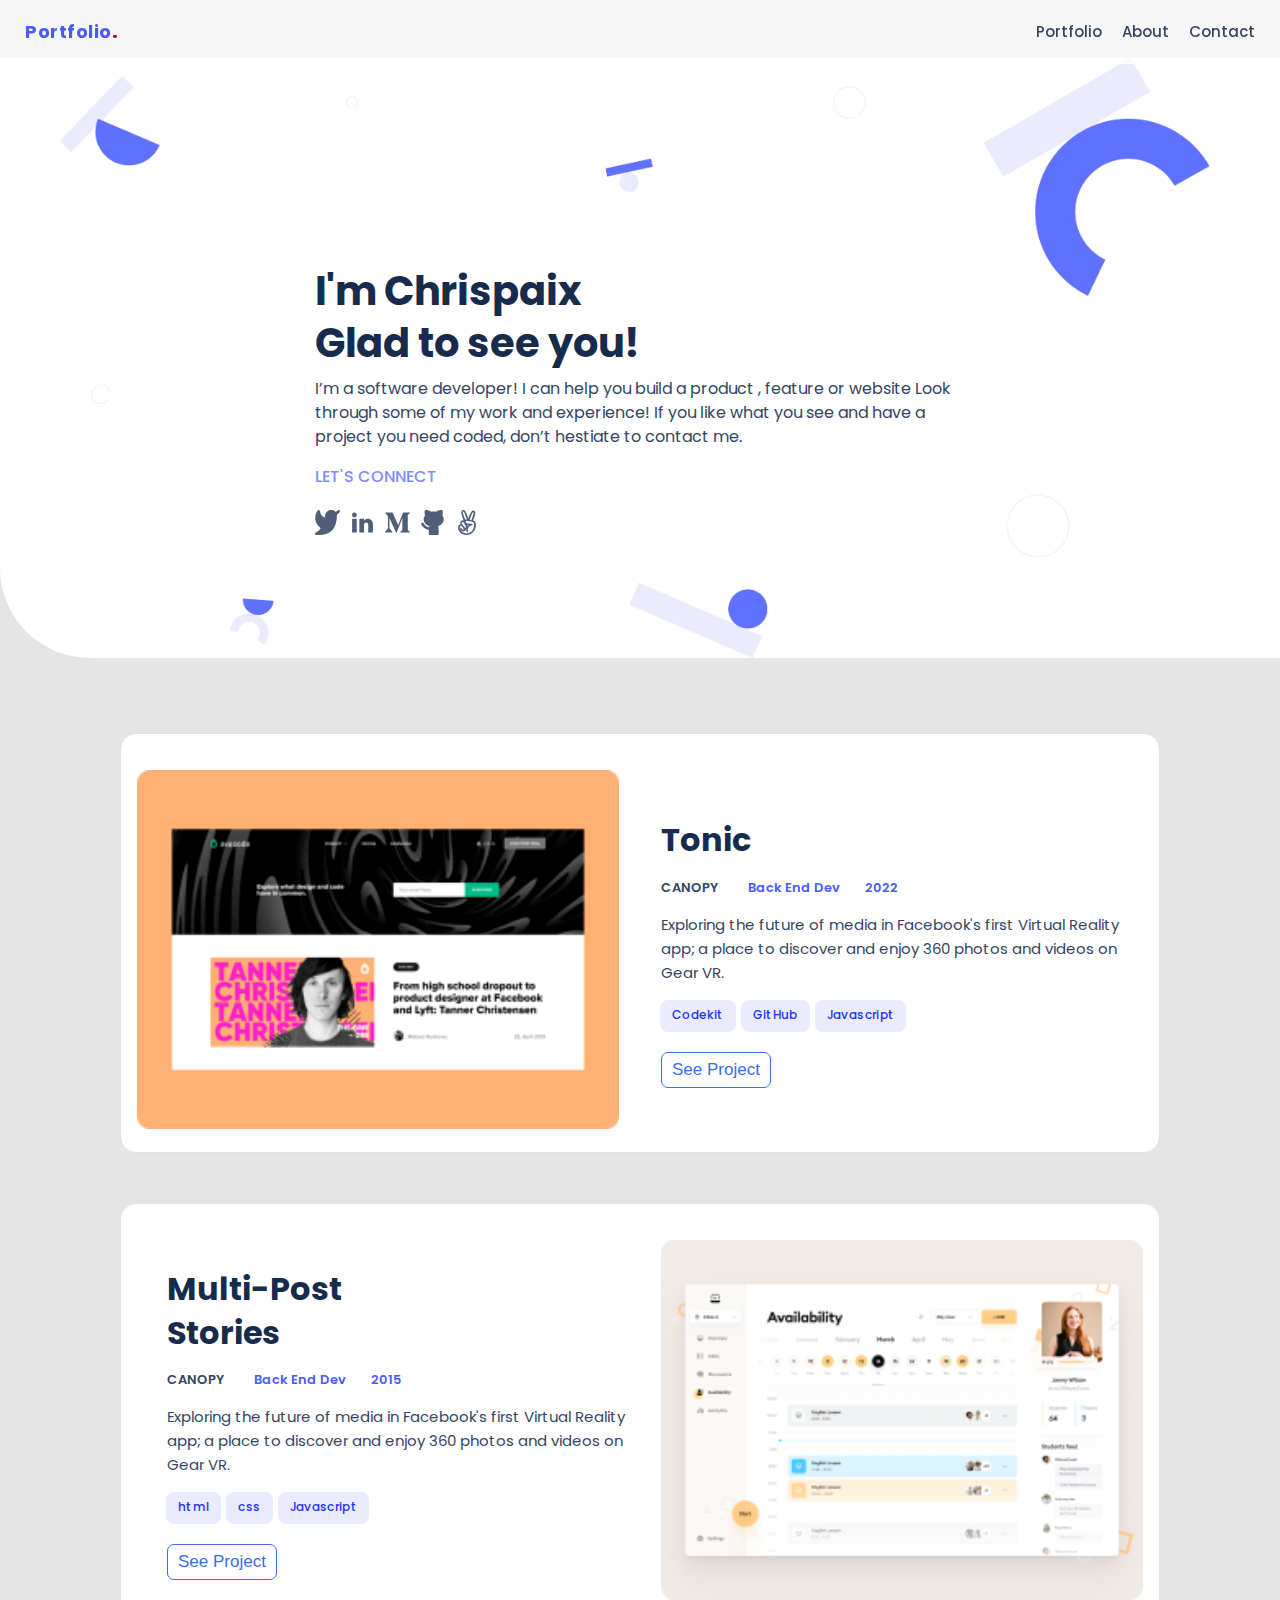
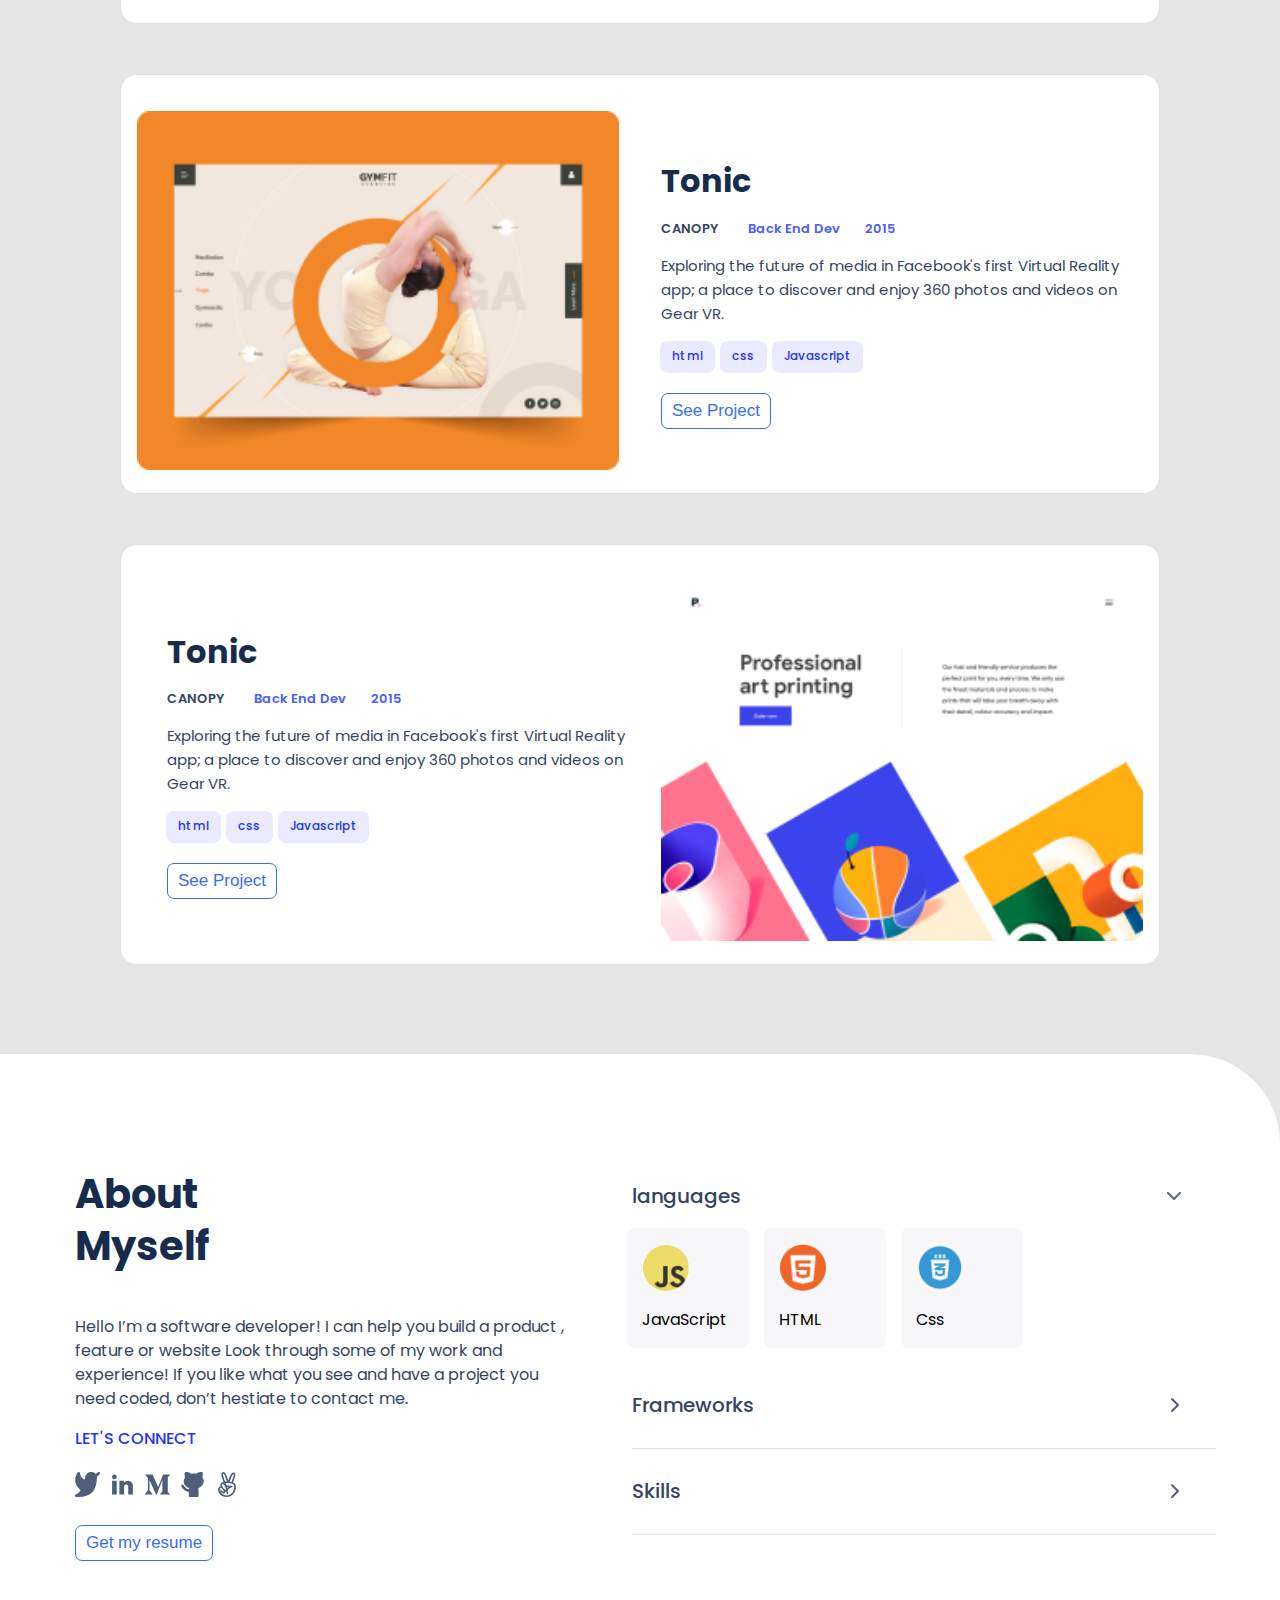
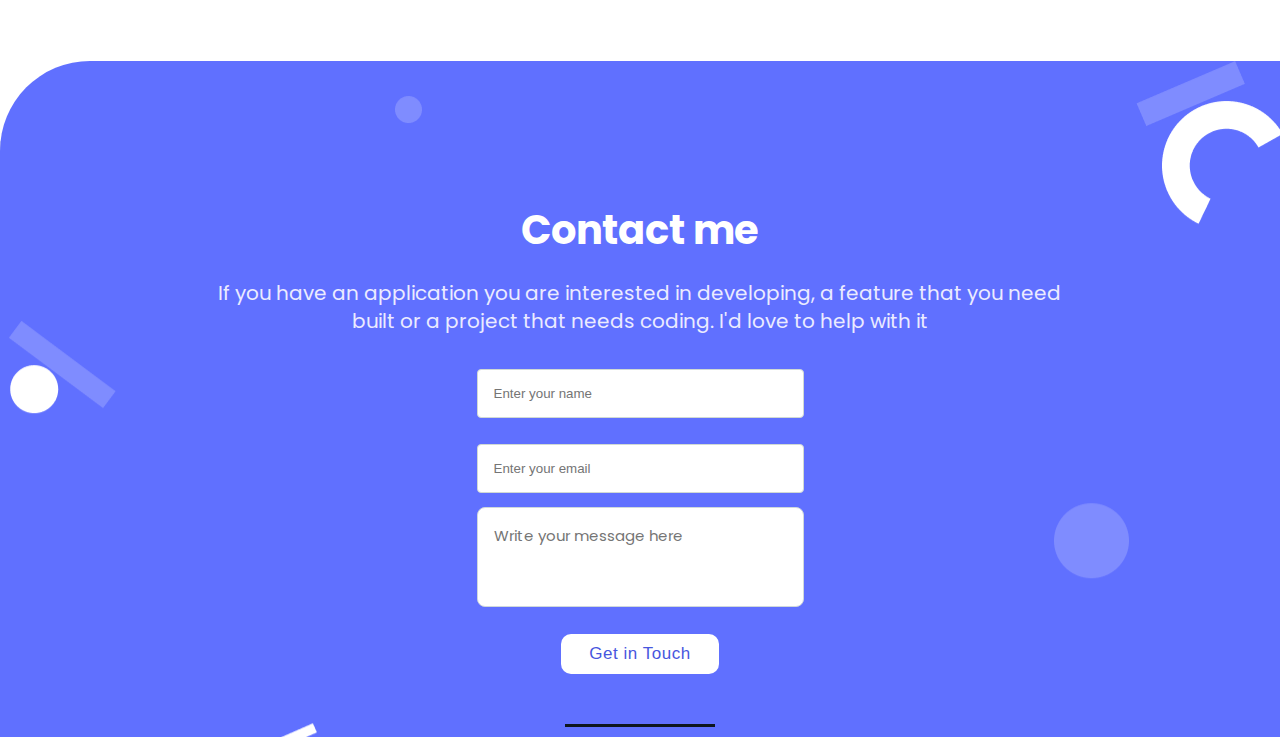
<file: index.html>
<!DOCTYPE html>
<html lang="en">

<head>
  <meta charset="UTF-8" />
  <meta http-equiv="X-UA-Compatible" content="IE=edge" />
  <meta name="viewport" content="width=device-width, initial-scale=1.0" />
  <meta name="description"
    content="This is a portfolio work fro microverse module 1 template one which student use to learn more about html git and github and best practises">
  <title>Chrispaix's Portfolio</title>
  <link rel="stylesheet" href="style.css" />
  <link rel="shortcut icon" href="img/microverse-logo.png" />
  <style></style>
</head>

<body>
  <!-- pop up modal start-->
  <!-- The Modal -->
  <div id="project" class="project">
    <!-- Modal content -->
    <div class="detail">
      <span class="close">
        <img src="img/close.svg" alt="close icon" />
      </span>

      <h3 id="m-w-title" class="font headlinepopup">
        <!--place for work title-->
      </h3>

      <div class="w-description" id="w-description">
        <!--author name type and year of conception display here-->
      </div>

      <div id="featuredImage" class="w-img">
        <!--work image display here-->
      </div>

      <div class="w-more">
        <div class="w-left" id="p-description">

        </div>


        <div class="w-right">
          <div class="w-tech-used">
            <ul id="li-tech">
              <!--place for tech used-->
            </ul>
          </div>

          <span class="w-underline"></span>

          <div class="w-link">
            <a href="https://chrispaixk.github.io/Microverse_Portfolio/">See live <img src="img/live.svg" alt="liv"></a>
            <a href="https://github.com/ChrispaixK">See source <img src="img/git.svg" alt="source code"></a>
          </div>
        </div>

      </div>



    </div>
  </div>
  <!-- pop up modal ends -->
  <!--****Toolbar or header****-->
  <header class="header">
    <nav class="navbar logo">
      <a href="#">
        <p>Portfolio<span>.</span></p>
      </a>
      <ul class="nav-menu">
        <li class="nav-item">
          <a href="#portfolio" class="nav-link">Portfolio</a>
        </li>
        <li class="nav-item">
          <a href="#aboutme" class="nav-link">About</a>
        </li>
        <li class="nav-item">
          <a href="#contact" class="nav-link">Contact</a>
        </li>
      </ul>
      <div class="hamburger">
        <span class="bar"></span>
        <span class="bar"></span>
        <span class="bar"></span>
      </div>
    </nav>


  </header>
  <!-- ****head line section**** -->
  <section class="headline">
    <div class="container fade_in">
      <div class="salutation">
        <h1>
          I'm Chrispaix <br />
          Glad to see you!
        </h1>
      </div>
      <div class="description">
        <p>
          I’m a software developer! I can help you build a product , feature
          or website Look through some of my work and experience! If you like
          what you see and have a project you need coded, don’t hestiate to
          contact me.
        </p>
        <h2>Let's connect</h2>
        <div class="social-media">
          <ul>
            <li>
              <a href="#"><img src="img/twitter-vector.svg" alt="Twiiter icon"></a>
            </li>
            <li>
              <a href="#"><img src="img/linkedin-vector.svg" alt="linkedin"></a>
            </li>
            <li>
              <a href="#"><img src="img/medium-vector.svg" alt="Medium"></a>
            </li>
            <li>
              <a href="#"><img src="img/github-vector.svg" alt="Github"></a>
            </li>
            <li>
              <a href="#"><img src="img/social-icon-vector.svg" alt="Socializing"></a>
            </li>
          </ul>
        </div>
      </div>
    </div>
  </section>
  <!--*****WORK SECTION*****-->
  <section id="portfolio" class="work_section">
    <div class="work-items">
      <!--work section items injected using javascript as required-->
    </div>
  </section>

  <!--****ABOUT MYSELF****-->
  <section id="aboutme" class="about-me">
    <div class="container">
      <div class="aboutme-title">
        <h2>About Myself</h2>
      </div>
      <div class="aboutme-description">
        <p>
          Hello I’m a software developer! I can help you build a product ,
          feature or website Look through some of my work and experience! If
          you like what you see and have a project you need coded, don’t
          hestiate to contact me.
        </p>
        <h3>Let's connect</h3>
        <div class="social-media">
          <ul>
            <li>
              <a href="#"><img src="img/twitter-vector.svg" alt="Twiiter icon"></a>
            </li>
            <li>
              <a href="#"><img src="img/linkedin-vector.svg" alt="linkedin"></a>
            </li>
            <li>
              <a href="#"><img src="img/medium-vector.svg" alt="Medium"></a>
            </li>
            <li>
              <a href="#"><img src="img/github-vector.svg" alt="Github"></a>
            </li>
            <li>
              <a href="#"><img src="img/social-icon-vector.svg" alt="Socializing"></a>
            </li>
          </ul>
        </div>
        <div class="button">
          <button type="button">Get my resume</button>
        </div>
      </div>
    </div>

    <ul class="ul-1">
      <li class="li-1">
        <h3 class="li-1_title">
          languages <img src="img/icon-down.png" alt="drop down active">
        </h3>
        <p></p>
        <ul class="ul-2">
          <li>
            <img src="img/js.png" alt="javascript logo image" />
            <span>JavaScript</span>
          </li>
          <li>
            <img src="img/html.png" alt="html logo image" /> <span>HTML</span>
          </li>
          <li>
            <img src="img/css.png" alt="css logo image" /> <span>Css</span>
          </li>
        </ul>
      </li>
      <li class="li-1 not-open">
        <h3 class="li-1_title">
          Frameworks <img src="img/icon-right.png" alt="">
        </h3>
        <p></p>
      </li>
      <li class="li-1 not-open">
        <h3 class="li-1_title">Skills <img src="img/icon-right.png" alt=""></h3>
        <p></p>
      </li>
    </ul>
  </section>

  <!-- contact form section -->

  <section id="contact" class="contact-section">
    <h2>Contact me</h2>
    <p>
      If you have an application you are interested in developing, a feature
      that you need built or a project that needs coding. I'd love to help
      with it
    </p>
    <form action="https://formspree.io/f/xeqndwyy" id="form" method="post">

      <div class="contact-form">
        <input id="name" type="text" class="input" name="name" maxlength="30" placeholder="Enter your name" required />
      </div>
      <div class="contact-form">
        <input id="email" type="email" class="input" name="email" maxlength="30" placeholder="Enter your email" />
      </div>
      <div class="contact-form">
        <textarea class="text-area" id="message" name="message" maxlength="500" placeholder="Write your message here"
          required></textarea>
      </div>
      <div class="contact-form">
        <button id="button" type="submit">Get in Touch</button><br>
        <span class="error"></span>
      </div>

    </form>
    <div class="underline"></div>
  </section>
  <script src="main.js"></script>
</body>

</html>
</file>
<file: style.css>
@import url("https://fonts.googleapis.com/css2?family=Poppins:wght@700&display=swap");
@import url("https://fonts.googleapis.com/css2?family=Poppins&display=swap");
@import url("https://fonts.googleapis.com/css2?family=Poppins:wght@500&display=swap");

html {
  scroll-behavior: smooth;
}

body {
  margin: 0;
  padding: 0;
  font-family: Poppins, sans-serif;
  background-color: #e5e5e5;
}

.header {
  width: 100%;
  position: fixed;
  top: 0;
  border-bottom: 1px solid #fff;
}

.nav-bar {
  display: flex;
  flex-wrap: wrap;
  align-items: center;
  justify-content: space-between;
  padding: 0 25px;
  background-color: rgba(255, 255, 255, 0.692);
}

.logo p {
  font-size: 18px;
  font-weight: 700;
  letter-spacing: 0.5px;
  color: #4a5cff;
}

a {
  text-decoration: none;
}

.logo a {
  text-decoration: none;
}

.logo span {
  color: #a80000;
  font-weight: 900;
}

.nav-bar ul {
  display: none;
}

/* mobile menu start here */
.navbar {
  display: flex;
  justify-content: space-between;
  align-items: center;
  padding: 0 25px;
  background-color: rgba(255, 255, 255, 0.692);
}

.bar {
  display: block;
  width: 25px;
  height: 3px;
  margin: 5px auto;
  transition: all 0.3s ease-in-out;
  background-color: #4a5cff;
}

.hamburger {
  display: block;
  cursor: pointer;
}

.hamburger.active .bar:nth-child(2) {
  opacity: 0;
}

.hamburger.active .bar:nth-child(1) {
  background-color: #fff;
  transform: translateY(8px) rotate(48deg);
}

.hamburger.active .bar:nth-child(3) {
  background-color: #fff;
  transform: translateY(-8px) rotate(-48deg);
}

.nav-menu {
  position: fixed;
  left: -150%;
  top: -20px;
  padding-top: 80px;
  gap: 0;
  flex-direction: column;
  width: 100%;
  height: 100%;
  transition: 0.3s;
  background: #6070ffe0;
}

.nav-item {
  margin: 16px 0;
}

.nav-item a {
  font-weight: 600;
  font-size: 32px;
  line-height: 44px;
  color: #fff;
}

.nav-menu.active {
  left: 0;
}

/* mobile menu ends here */

li {
  list-style-type: none;
}

.headline {
  height: 600px;
  margin-top: 58px;
  background-image: url(img/header-shapes\ mobile.png);
  background-size: cover;
  background-repeat: no-repeat;
  background-color: #fff;
  border-radius: 0 0 0 90px;
}

.container {
  margin: 0 25px;
}

.salutation {
  min-width: 327px;
}

.salutation h1 {
  padding-top: 100px;
  color: #172b4d;
  font-weight: 700;
  font-size: 40px;
  line-height: 52px;
}

.description {
  height: 146px;
  min-width: 327px;
}

.description p {
  font-weight: 400;
  font-size: 16px;
  line-height: 24px;
  color: #344563;
}

.description h2 {
  color: #7f8cff;
  font-weight: 500;
  font-size: 16px;
  line-height: 24px;
  text-transform: uppercase;
}

.social-media {
  margin: 10px 0;
}

.social-media ul {
  display: flex;
  margin-left: -45px;
}

.social-media li {
  list-style-type: none;
}

.social-media img {
  width: 25px;
  height: 25px;
  color: #505f79;
  font-size: 25px;
  margin: 5px;
}

/* ------------WORK SECTION----------- */

.work_section {
  padding-top: 50px;
  display: grid;
  grid-template-columns: 100%;
  grid-template-rows: auto;
}

.work {
  display: flex;
  flex-direction: column;
  align-items: center;
  padding: 16px;
  margin: 25px;
  gap: 12px;
  height: 552px;
  background-color: #fff;
  border: 1px solid #dfe1e6;
  border-radius: 16px;
}

.details {
  display: flex;
  flex-direction: column;
}

.details h3 {
  width: 290px;
  height: 80px;
  font-weight: 700;
  font-size: 32px;
  line-height: 44px;
  color: #172b4d;
  margin-top: 0;
  margin-bottom: 0;
}

.w-description {
  display: flex;
  flex-direction: row;
  align-items: center;
}

.w-description h4 {
  font-weight: 600;
  font-size: 13px;
  line-height: 16px;
  text-transform: uppercase;
  color: #344563;
}

.w-description ul {
  display: flex;
  flex-direction: row;
  justify-content: space-between;
  margin-left: -35px;
}

.w-description li {
  font-weight: 600;
  font-size: 13px;
  line-height: 16px;
  color: #4a5cff;
  margin-left: 25px;
}

.read-more p {
  font-size: 15px;
  font-weight: 400;
  line-height: 24px;
  color: #344563;
  margin-top: 0;
}

.tech-used {
  margin-top: -20px;
}

.tech-used ul {
  display: flex;
  flex-direction: row;
  align-items: center;
  padding: 4px 12px;
  margin-left: -18px;
}

.tech-used li {
  list-style-type: none;
  height: 24px;
  border-radius: 8px;
  background-color: #ebebff;
  font-weight: 500;
  font-size: 12px;
  line-height: 16px;
  padding: 7px 12px 1px 12px;
  letter-spacing: 0.03em;
  color: #1d34ff;
  margin-left: 5px;
  text-align: center;
}

.button button {
  color: #396df2;
  border: 1px solid #396df2;
  font-weight: 500;
  font-size: 17px;
  line-height: 24px;
  text-align: center;
  padding: 5px 10px;
  border-radius: 7px;
  background-color: #fff;
}

button:hover {
  animation-duration: 1.5s;
  animation-name: rotate;
  box-shadow: 0 8px 16px 0 #4053fc3d;
  background-color: #6070ff;
  color: #fff;
}

button:active {
  background: #2230d2;
  color: #fff;
  box-shadow: none;
}

/*******  ABOUT SECTION  *******/

.about-me {
  margin-top: 64px;
  background-color: #fff;
  border-radius: 0 90px 0 0;
  padding-bottom: 90px;
  margin-bottom: -80px;
}

.aboutme-title {
  width: 200px;
  height: 101px;
  padding-top: 114px;
  padding-bottom: 30px;
}

.aboutme-title h2 {
  font-weight: 700;
  font-size: 40px;
  line-height: 52px;
  color: #172b4d;
}

.aboutme-description p {
  font-weight: 400;
  font-size: 16px;
  line-height: 24px;
  color: #344563;
}

.aboutme-description h3 {
  color: #1d34ff;
  font-weight: 500;
  font-size: 16px;
  line-height: 24px;
  text-transform: uppercase;
}

.ul-1 {
  list-style-type: none;
  margin-left: -15px;
  padding-top: 50px;
  padding-bottom: 50px;
}

.li-1_title {
  list-style-type: none;
  margin-top: 30px;
  min-width: 300px;
  margin-right: 80px;
  display: flex;
  justify-content: space-between;
  align-items: center;
}

.li-1 h3 {
  font-weight: 500;
  font-size: 20px;
  line-height: 24px;
  color: #344563;
}

.ul-2 img {
  padding: 5px 10px 5px 0;
}

.w-img img {
  width: 100%;
}

.w-link img {
  margin-left: 5px;
  margin-bottom: -5px;
}

.ul-2 li {
  list-style-type: none;
  margin-bottom: 15px;
  width: 303px;
  margin-right: 100px;
  height: 66.72px;
  background-color: #e5e5e5;
  border-radius: 8px;
  display: flex;
  align-items: center;
  margin-left: -25px;
}

.ul-2 li img {
  padding-left: 15px;
}

.not-open p {
  min-width: 300px;
  margin-right: 50px;
  height: 1px;
  background-color: #7a869a;
}

/* --Contact me section-- */

.contact-section {
  display: flex;
  flex-direction: column;
  padding: 0 24px;
  padding-bottom: 30px;
  background: #6070ff;
  background-image: url("img/contactformbackground\ shapes@2x\ \(1\).png");
  background-repeat: no-repeat;
  border-radius: 90px 0 0 0;
  color: #fff;
  align-items: center;
}

.contact-section h2 {
  padding-top: 110px;
  font-size: 40px;
  font-weight: 700;
  line-height: 52px;
  letter-spacing: 0;
}

.contact-section p {
  color: #ebebff;
  text-align: center;
  margin-top: -10px;
  font-weight: 400;
  font-size: 20px;
  line-height: 28px;
}

.contact-ul {
  list-style-type: none;
  padding: 0;
}

.contact-ul input {
  height: 48px;
  width: 327px;
  left: 0;
  top: 0;
  border-radius: 8px;
}

.contact {
  padding: 6rem 8.875rem;
  background: #fff;
}

.input {
  margin: 1em 0;
  padding: 1rem;
  width: 327px;
  border: 1px solid #d0d9d4;
  box-sizing: border-box;
  border-radius: 4px;
}

textarea {
  font-family: Poppins, sans-serif;
  width: 327px;
  height: 100px;
  border: 1px solid #cfd8dc;
  box-sizing: border-box;
  border-radius: 8px;
  padding: 1rem;
  font-weight: 400;
  font-size: 15px;
  line-height: 24px;
  resize: none;
}

.textarea ::placeholder {
  color: #b3bac5;
}

.contact-section button {
  margin-top: 20px;
  background-color: #fff;
  border: none;
  padding: 10px 28px;
  font-size: 17px;
  font-weight: 500;
  color: #4756de;
  letter-spacing: 0.03em;
  text-align: center;
  border-radius: 10px;
}

.underline {
  width: 150px;
  height: 3px;
  margin-top: 50px;
  margin-bottom: -20px;
  background: #0d151e;
}

/* ---------ADDING CSS QUERIES---------- */

@media screen and (min-width: 768px) {
  .nav-bar {
    padding: 0 80px;
  }

  .nav-bar ul {
    display: flex;
    flex-direction: row;
  }

  /* mobile menu start */

  .nav-menu {
    position: relative;
    left: 0;
    top: 0;
    width: auto;
    display: flex;
    flex-direction: row;
    justify-content: space-between;
    align-items: center;
    gap: 20px;
    padding-top: 0;
    background-color: transparent;
  }

  .hamburger {
    display: none;
    cursor: pointer;
  }

  .nav-item a {
    font-weight: 500;
    font-size: 15px;
    line-height: 20px;
    color: #344563;
    padding-right: 0;
  }

  .nav-item {
    margin: 0;
  }

  /* mobile menu ends */
  .headline {
    width: auto;
    height: 600px;
    background-image: url("img/Header\ bg@2x.png");
    background-size: contain;
    background-position: center;
  }

  .headline > .container {
    display: flex;
    align-items: center;
    flex-direction: column;
  }

  .salutation {
    width: 650px;
    margin-top: 80px;
  }

  .description {
    width: 650px;
    margin-top: -35px;
    height: auto;
  }

  .work {
    height: auto;
    display: flex;
    justify-content: center;
    flex-direction: row;
    margin-left: 120px;
    margin-right: 120px;
  }

  .image {
    height: 100%;
    width: 50%;
  }

  .image img {
    width: 100%;
    margin-top: 20px;
    height: auto;
  }

  .details {
    height: 100%;
    margin-left: 30px;
    width: 50%;
  }

  .details h3 {
    margin-top: 20px;
    height: auto;
  }

  .work.reverse {
    flex-direction: row-reverse;
  }

  .about-me {
    display: flex;
    flex-direction: row;
    padding-left: 50px;
  }

  .about-me > .container {
    width: 40%;
    height: auto;
    margin-bottom: 50px;
  }

  .about-me > .container h2 {
    padding-top: 0;
    margin-top: 0;
  }

  .ul-1 {
    margin: 0;
    margin-top: 50px;
    width: 50%;
    margin-bottom: 50px;
  }

  .ul-2 {
    display: flex;
    flex-direction: row;
    padding-left: 20px;
  }

  .ul-2 li {
    display: flex;
    flex-direction: column;
    width: 122px;
    height: 120px;
    justify-content: center;
    align-items: flex-start;
    margin-right: 40px;
    background-color: #f7f7f9;
  }

  .ul-2 li img {
    padding: 0;
    width: 48px;
    height: auto;
    margin-left: 15px;
    margin-bottom: 15px;
  }

  .ul-2 li span {
    margin-left: 15px;
  }

  .li-1_title {
    width: 90%;
    justify-content: space-between;
    align-items: center;
  }

  .not-open {
    width: 100%;
  }

  .not-open p {
    margin-top: 30px;
    width: 95%;
    height: 1px;
    background-color: #dfe1e6;
  }

  .contact-section {
    text-align: center;
  }

  .contact-section p {
    width: 70%;
  }

  .bar {
    display: none;
  }

  /* pop up in wide screens styles start here */
  .w-more {
    display: flex;
    flex-direction: row;
  }

  .w-left {
    max-width: 60%;
  }

  .w-right {
    margin-left: 30px;
  }

  .headlinepopup {
    font-weight: 700;
    font-size: 40px;
    line-height: 52px;
    color: #091e42;
  }
}

/* --Animations */

.fade_in {
  animation-duration: 1.5s;
  animation-name: fade_in;
  animation-delay: 0.2s;
  animation-fill-mode: backwards;
}

@keyframes fade_in {
  0% {
    opacity: 0;
  }

  100% {
    opacity: 1;
  }
}

@keyframes rotate {
  30% {
    transform: rotate(-5deg);
  }

  80% {
    transform: rotate(5deg);
  }
}

/* animation ends here */

/* popup start */

.project {
  display: none;
  position: fixed;
  z-index: 1;
  left: 0;
  top: 0;
  width: 100%;
  height: 100%;
  overflow: auto;
  background-color: #34456363;
}

.detail {
  background-color: #fefefe;
  margin: 5% auto;
  padding: 20px;
  border-radius: 15px;
  width: 80%;
}

.headlinepopup {
  font-weight: 700;
  font-size: 32px;
  line-height: 44px;
  color: #091e42;
  margin-bottom: -40px;
}

.detail .btn-container {
  display: flex;
  justify-content: space-between;
  width: 300px;
}

.detail .btn {
  display: flex;
  align-items: center;
  padding: 0 10px 0 10px;
}

.detail .text {
  text-align: start;
  font-size: 16px;
  font-weight: 400;
  line-height: 30px;
  letter-spacing: 0;
}

.mobileX {
  position: absolute;
  top: 17px;
  right: 6px;
  z-index: 2;
}

.close {
  float: right;
}

.close:hover,
.close:focus {
  color: black;
  text-decoration: none;
  cursor: pointer;
}

.w-more p {
  font-weight: 400;
  font-size: 16px;
  line-height: 30px;
  color: #344563;
}

.w-more {
  flex-direction: row;
}

.w-tech-used ul {
  display: flex;
  flex-wrap: wrap;
  padding-left: 0;
}

.w-tech-used li {
  list-style-type: none;
  height: 24px;
  border-radius: 8px;
  background-color: #ebebff;
  font-weight: 500;
  font-size: 12px;
  line-height: 16px;
  padding: 7px 12px 1px 12px;
  letter-spacing: 0.03em;
  color: #1d34ff;
  margin-left: 5px;
  margin-bottom: 15px;
}

.w-link {
  display: flex;
  flex-wrap: wrap;
  gap: 5px;
}

.w-link a {
  padding: 8px 15px;
  margin-right: 5px;
  border: 1.5px solid #1d34ff;
  border-radius: 10px;
  text-align: center;
  font-weight: 500;
  font-size: 15px;
  line-height: 20px;
}

/* popup-end */

.text-area-input {
  font-size: 13px;
  background-color: #ff3434;
}

.error {
  font-size: 13px;
  color: rgba(255, 255, 255, 0.993);
}
</file>
